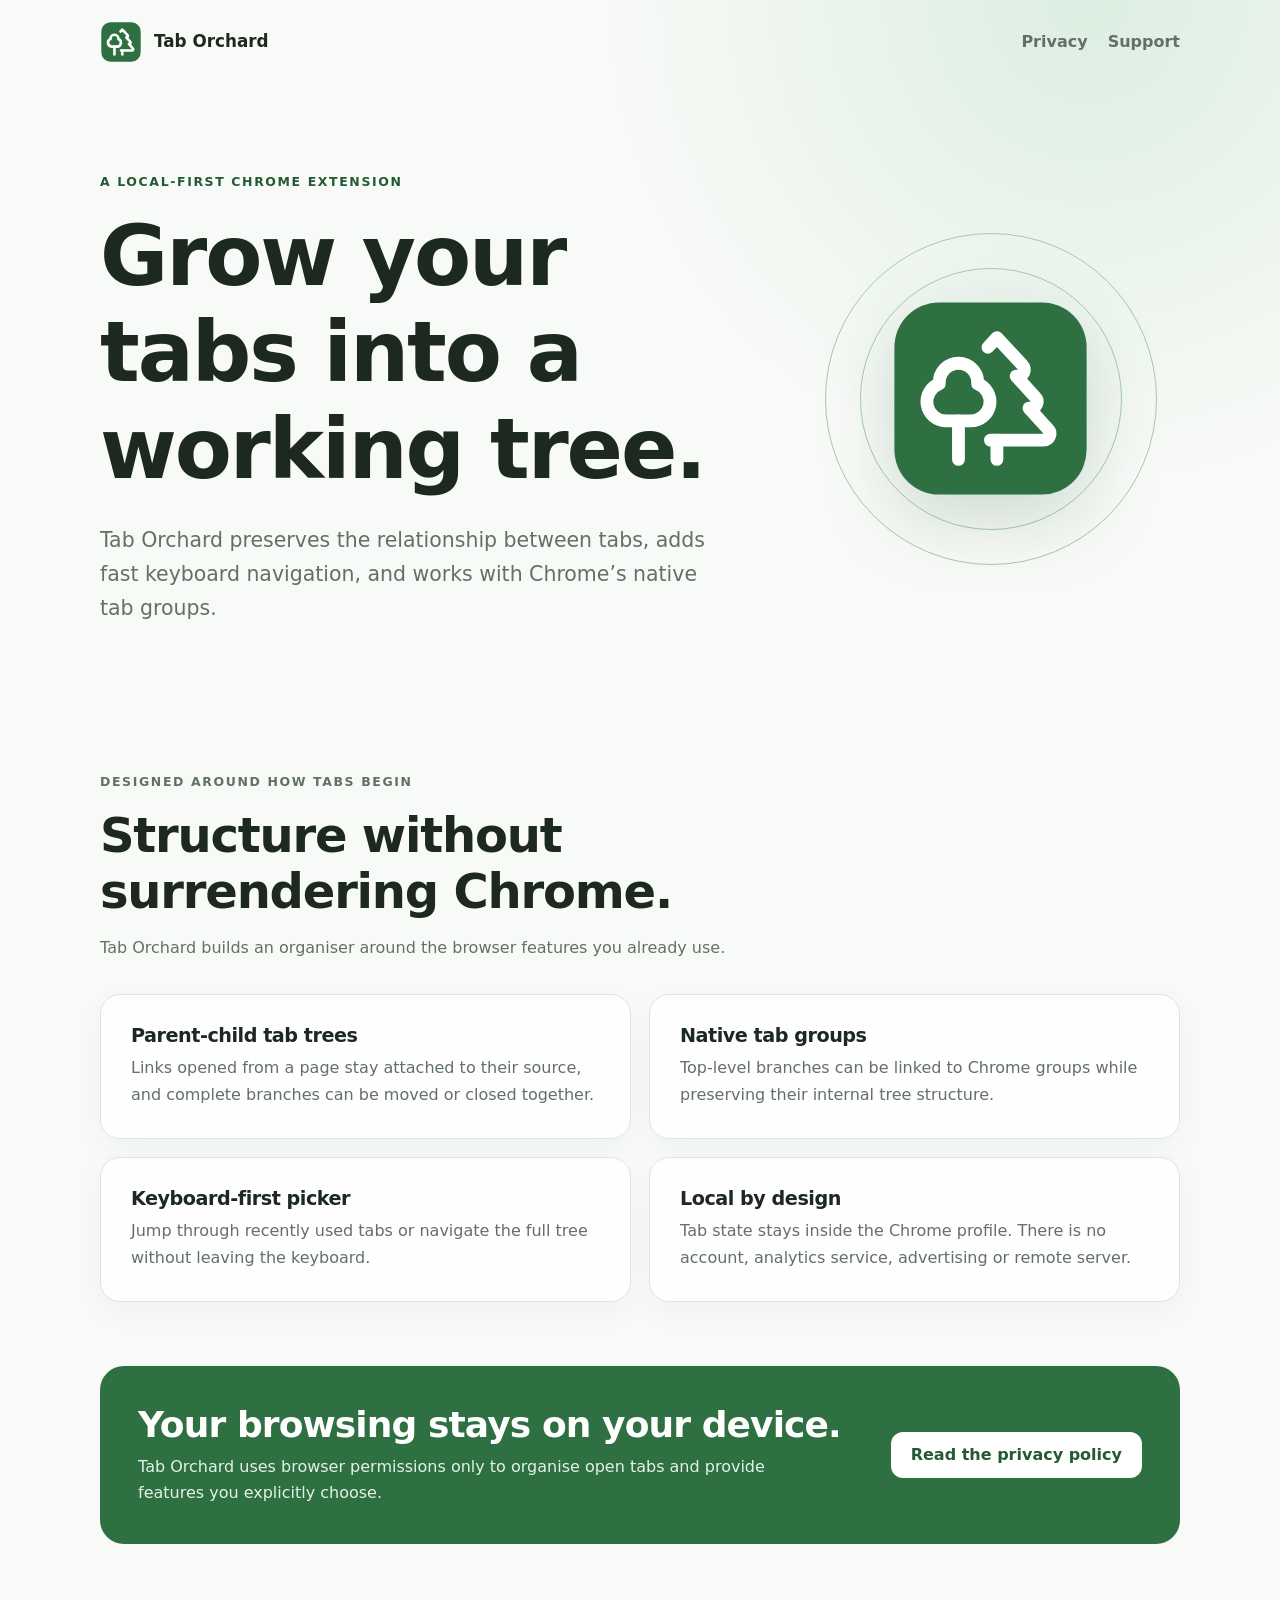
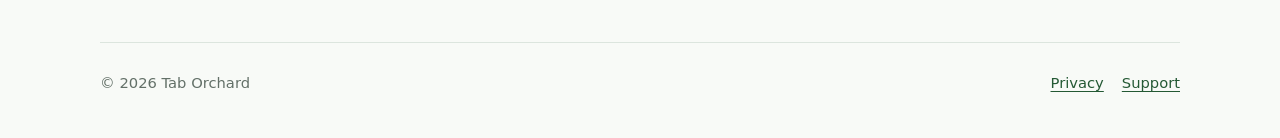
<file: index.html>
<!doctype html>
<html lang="en">
  <head>
    <meta charset="utf-8">
    <meta name="viewport" content="width=device-width, initial-scale=1">
    <meta name="description" content="Tab Orchard organises Chrome tabs into trees and works with native tab groups.">
    <title>Tab Orchard</title>
    <link rel="icon" href="logo.svg" type="image/svg+xml">
    <link rel="stylesheet" href="styles.css">
  </head>
  <body>
    <header class="site-header">
      <a class="brand" href="index.html" aria-label="Tab Orchard home">
        <img src="logo.svg" alt="">
        <span>Tab Orchard</span>
      </a>
      <nav aria-label="Primary navigation">
        <a href="privacy.html">Privacy</a>
        <a href="support.html">Support</a>
      </nav>
    </header>

    <main>
      <section class="container hero">
        <div>
          <p class="eyebrow">A local-first Chrome extension</p>
          <h1>Grow your tabs into a working tree.</h1>
          <p class="hero-copy">Tab Orchard preserves the relationship between tabs, adds fast keyboard navigation, and works with Chrome’s native tab groups.</p>
        </div>
        <div class="hero-mark" aria-hidden="true">
          <img src="logo.svg" alt="">
        </div>
      </section>

      <section class="container section" aria-labelledby="features-heading">
        <div class="section-heading">
          <p class="eyebrow">Designed around how tabs begin</p>
          <h2 id="features-heading">Structure without surrendering Chrome.</h2>
          <p>Tab Orchard builds an organiser around the browser features you already use.</p>
        </div>
        <div class="cards">
          <article class="card">
            <h3>Parent-child tab trees</h3>
            <p>Links opened from a page stay attached to their source, and complete branches can be moved or closed together.</p>
          </article>
          <article class="card">
            <h3>Native tab groups</h3>
            <p>Top-level branches can be linked to Chrome groups while preserving their internal tree structure.</p>
          </article>
          <article class="card">
            <h3>Keyboard-first picker</h3>
            <p>Jump through recently used tabs or navigate the full tree without leaving the keyboard.</p>
          </article>
          <article class="card">
            <h3>Local by design</h3>
            <p>Tab state stays inside the Chrome profile. There is no account, analytics service, advertising or remote server.</p>
          </article>
        </div>

        <div class="privacy-callout">
          <div>
            <h2>Your browsing stays on your device.</h2>
            <p>Tab Orchard uses browser permissions only to organise open tabs and provide features you explicitly choose.</p>
          </div>
          <a class="button" href="privacy.html">Read the privacy policy</a>
        </div>
      </section>
    </main>

    <footer class="site-footer">
      <span>© 2026 Tab Orchard</span>
      <div class="footer-links">
        <a href="privacy.html">Privacy</a>
        <a href="support.html">Support</a>
      </div>
    </footer>
  </body>
</html>
</file>
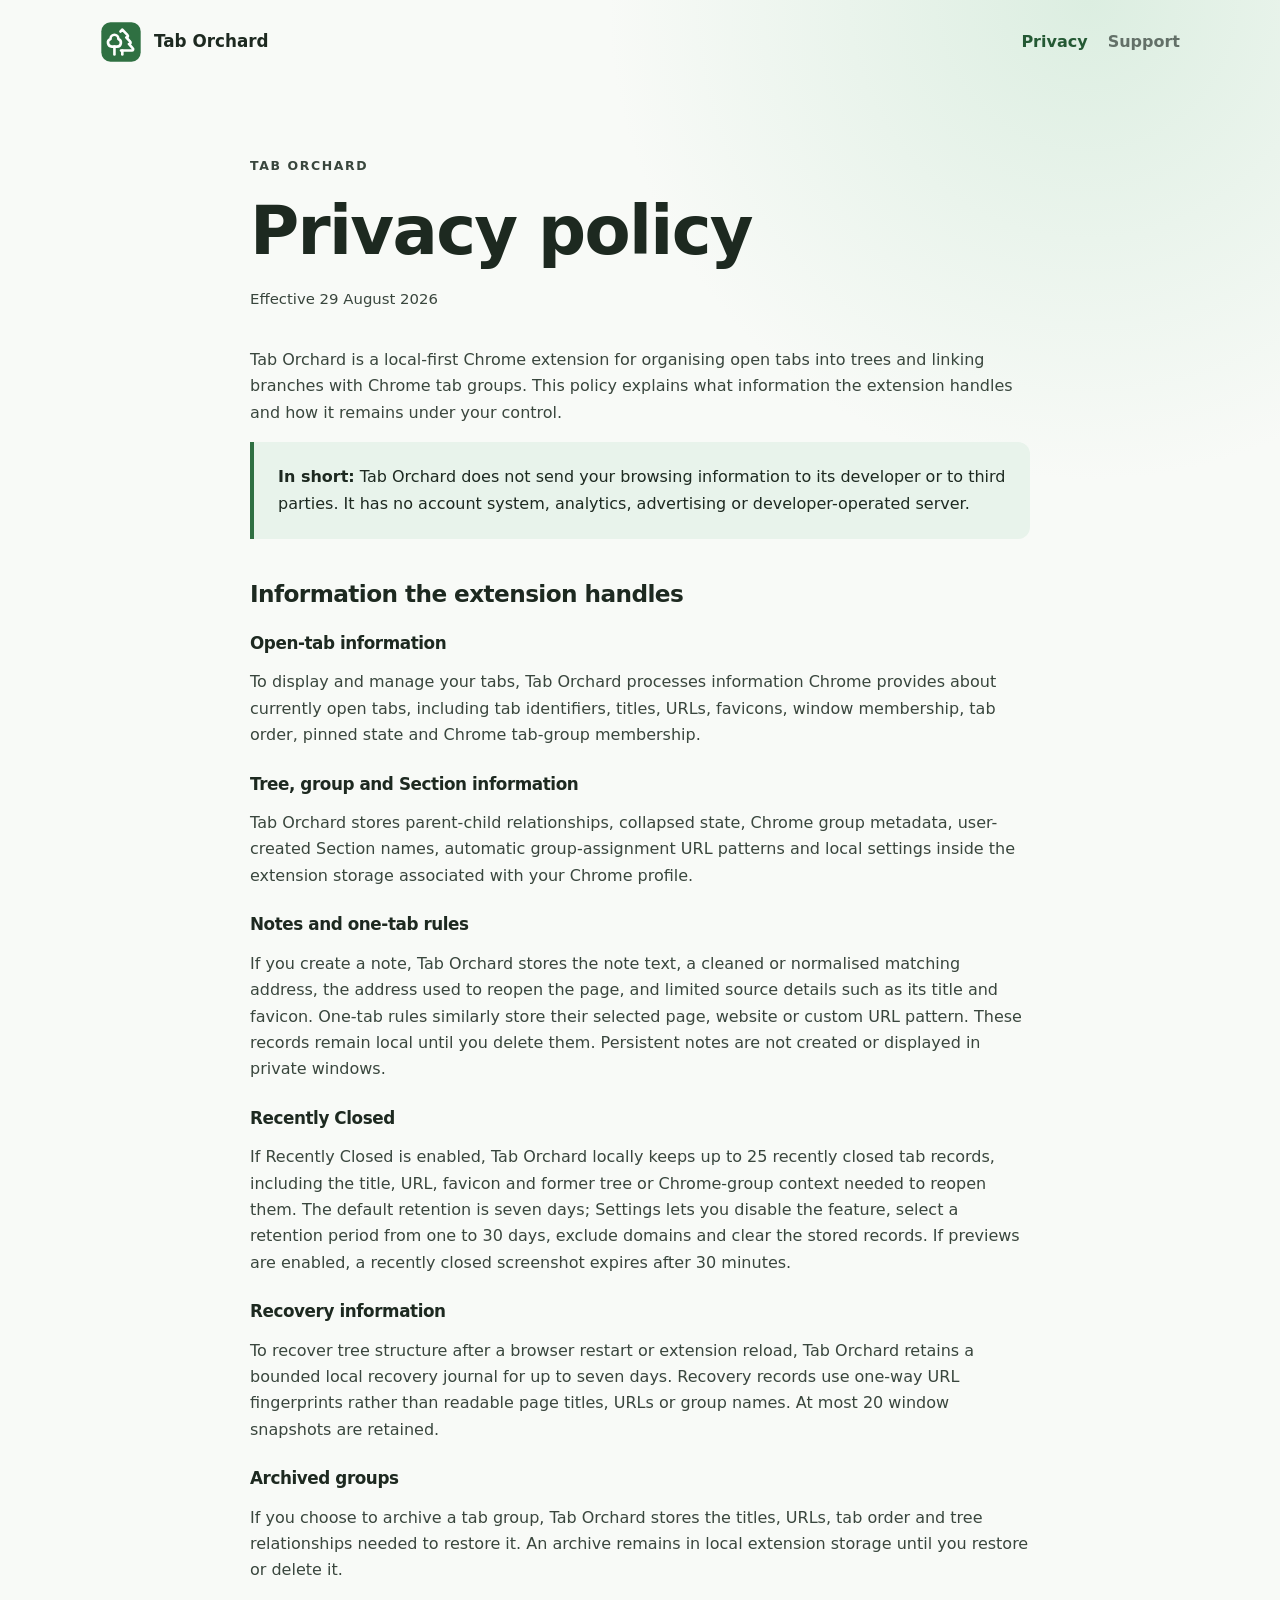
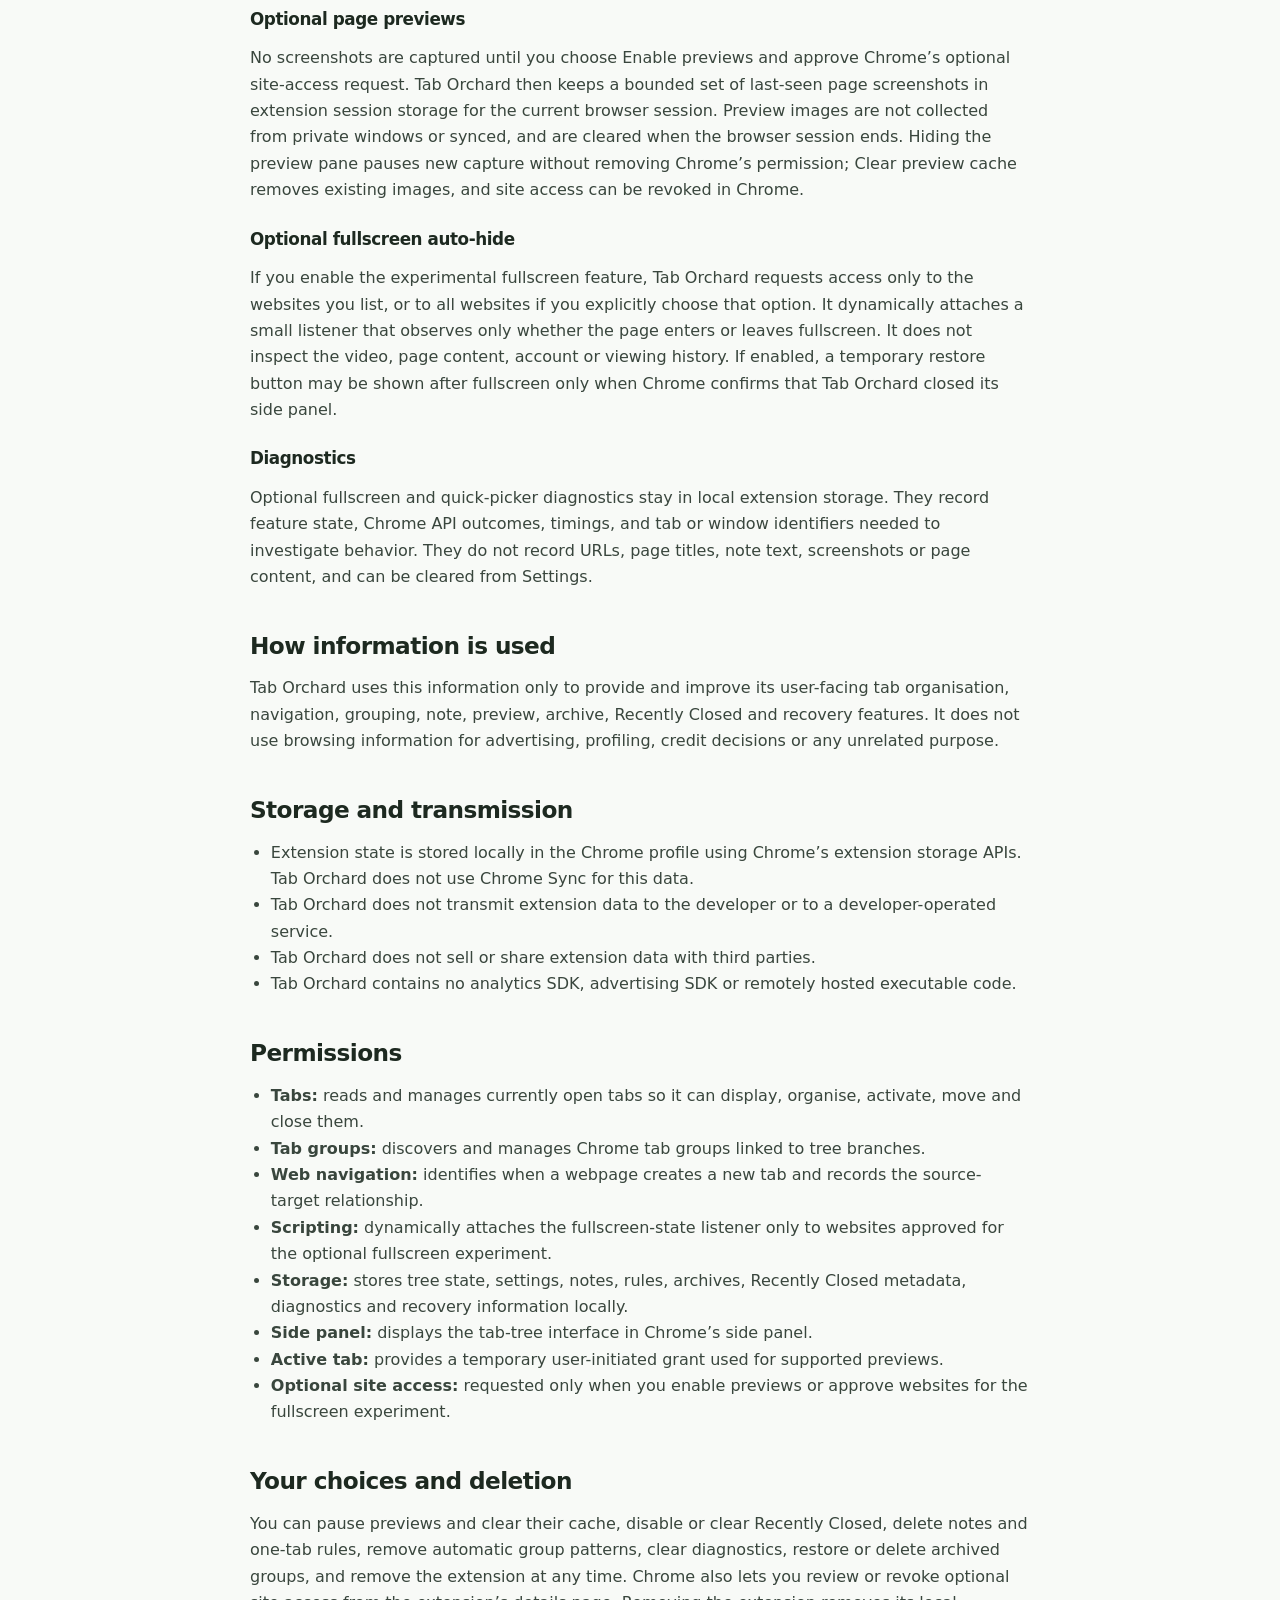
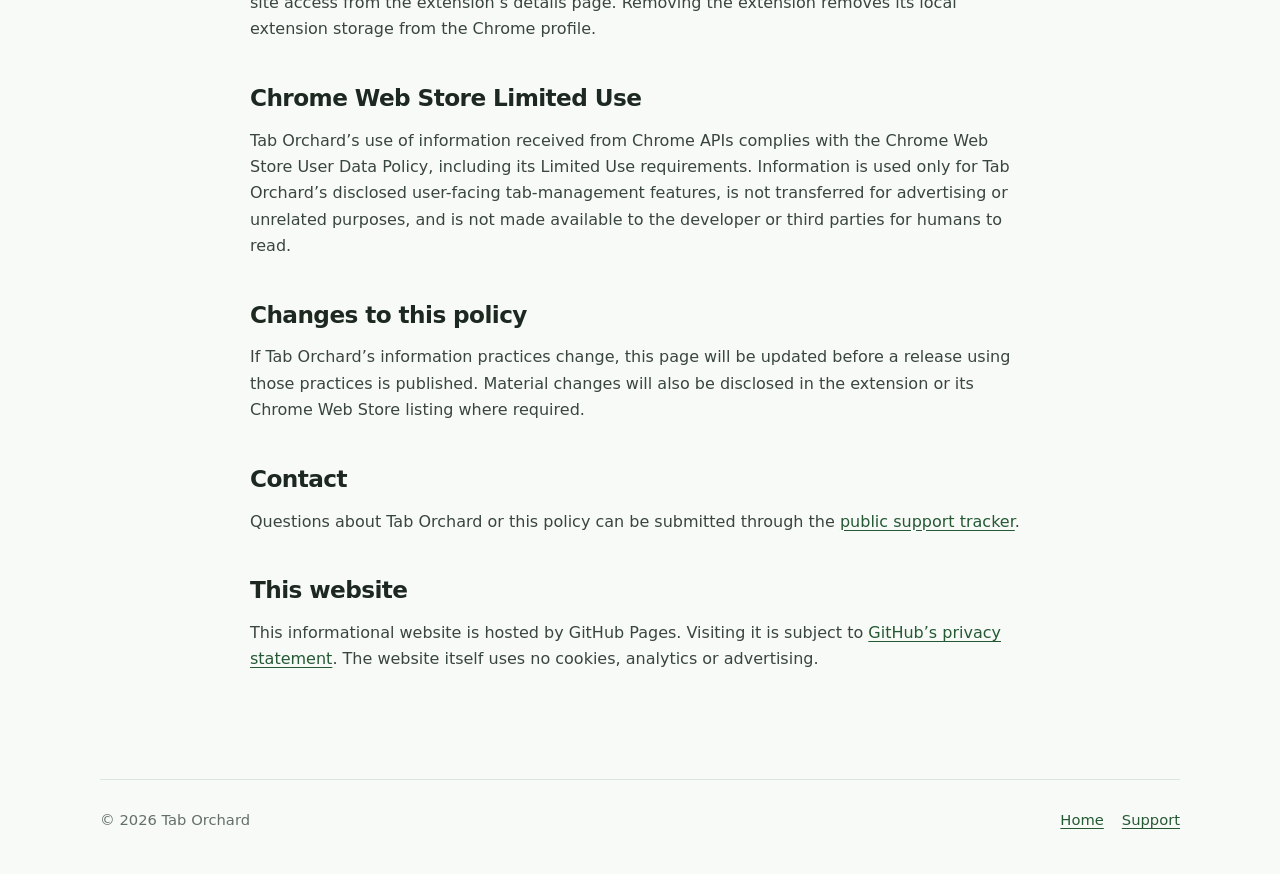
<file: privacy.html>
<!doctype html>
<html lang="en">
  <head>
    <meta charset="utf-8">
    <meta name="viewport" content="width=device-width, initial-scale=1">
    <meta name="description" content="Privacy policy for the Tab Orchard Chrome extension.">
    <title>Privacy policy · Tab Orchard</title>
    <link rel="icon" href="logo.svg" type="image/svg+xml">
    <link rel="stylesheet" href="styles.css">
  </head>
  <body>
    <header class="site-header">
      <a class="brand" href="index.html" aria-label="Tab Orchard home">
        <img src="logo.svg" alt="">
        <span>Tab Orchard</span>
      </a>
      <nav aria-label="Primary navigation">
        <a href="privacy.html" aria-current="page">Privacy</a>
        <a href="support.html">Support</a>
      </nav>
    </header>

    <main class="container policy">
      <p class="eyebrow">Tab Orchard</p>
      <h1>Privacy policy</h1>
      <p class="updated">Effective 29 August 2026</p>
      <p class="policy-intro">Tab Orchard is a local-first Chrome extension for organising open tabs into trees and linking branches with Chrome tab groups. This policy explains what information the extension handles and how it remains under your control.</p>

      <div class="note">
        <strong>In short:</strong> Tab Orchard does not send your browsing information to its developer or to third parties. It has no account system, analytics, advertising or developer-operated server.
      </div>

      <h2>Information the extension handles</h2>

      <h3>Open-tab information</h3>
      <p>To display and manage your tabs, Tab Orchard processes information Chrome provides about currently open tabs, including tab identifiers, titles, URLs, favicons, window membership, tab order, pinned state and Chrome tab-group membership.</p>

      <h3>Tree, group and Section information</h3>
      <p>Tab Orchard stores parent-child relationships, collapsed state, Chrome group metadata, user-created Section names, automatic group-assignment URL patterns and local settings inside the extension storage associated with your Chrome profile.</p>

      <h3>Notes and one-tab rules</h3>
      <p>If you create a note, Tab Orchard stores the note text, a cleaned or normalised matching address, the address used to reopen the page, and limited source details such as its title and favicon. One-tab rules similarly store their selected page, website or custom URL pattern. These records remain local until you delete them. Persistent notes are not created or displayed in private windows.</p>

      <h3>Recently Closed</h3>
      <p>If Recently Closed is enabled, Tab Orchard locally keeps up to 25 recently closed tab records, including the title, URL, favicon and former tree or Chrome-group context needed to reopen them. The default retention is seven days; Settings lets you disable the feature, select a retention period from one to 30 days, exclude domains and clear the stored records. If previews are enabled, a recently closed screenshot expires after 30 minutes.</p>

      <h3>Recovery information</h3>
      <p>To recover tree structure after a browser restart or extension reload, Tab Orchard retains a bounded local recovery journal for up to seven days. Recovery records use one-way URL fingerprints rather than readable page titles, URLs or group names. At most 20 window snapshots are retained.</p>

      <h3>Archived groups</h3>
      <p>If you choose to archive a tab group, Tab Orchard stores the titles, URLs, tab order and tree relationships needed to restore it. An archive remains in local extension storage until you restore or delete it.</p>

      <h3>Optional page previews</h3>
      <p>No screenshots are captured until you choose Enable previews and approve Chrome’s optional site-access request. Tab Orchard then keeps a bounded set of last-seen page screenshots in extension session storage for the current browser session. Preview images are not collected from private windows or synced, and are cleared when the browser session ends. Hiding the preview pane pauses new capture without removing Chrome’s permission; Clear preview cache removes existing images, and site access can be revoked in Chrome.</p>

      <h3>Optional fullscreen auto-hide</h3>
      <p>If you enable the experimental fullscreen feature, Tab Orchard requests access only to the websites you list, or to all websites if you explicitly choose that option. It dynamically attaches a small listener that observes only whether the page enters or leaves fullscreen. It does not inspect the video, page content, account or viewing history. If enabled, a temporary restore button may be shown after fullscreen only when Chrome confirms that Tab Orchard closed its side panel.</p>

      <h3>Diagnostics</h3>
      <p>Optional fullscreen and quick-picker diagnostics stay in local extension storage. They record feature state, Chrome API outcomes, timings, and tab or window identifiers needed to investigate behavior. They do not record URLs, page titles, note text, screenshots or page content, and can be cleared from Settings.</p>

      <h2>How information is used</h2>
      <p>Tab Orchard uses this information only to provide and improve its user-facing tab organisation, navigation, grouping, note, preview, archive, Recently Closed and recovery features. It does not use browsing information for advertising, profiling, credit decisions or any unrelated purpose.</p>

      <h2>Storage and transmission</h2>
      <ul>
        <li>Extension state is stored locally in the Chrome profile using Chrome’s extension storage APIs. Tab Orchard does not use Chrome Sync for this data.</li>
        <li>Tab Orchard does not transmit extension data to the developer or to a developer-operated service.</li>
        <li>Tab Orchard does not sell or share extension data with third parties.</li>
        <li>Tab Orchard contains no analytics SDK, advertising SDK or remotely hosted executable code.</li>
      </ul>

      <h2>Permissions</h2>
      <ul>
        <li><strong>Tabs:</strong> reads and manages currently open tabs so it can display, organise, activate, move and close them.</li>
        <li><strong>Tab groups:</strong> discovers and manages Chrome tab groups linked to tree branches.</li>
        <li><strong>Web navigation:</strong> identifies when a webpage creates a new tab and records the source-target relationship.</li>
        <li><strong>Scripting:</strong> dynamically attaches the fullscreen-state listener only to websites approved for the optional fullscreen experiment.</li>
        <li><strong>Storage:</strong> stores tree state, settings, notes, rules, archives, Recently Closed metadata, diagnostics and recovery information locally.</li>
        <li><strong>Side panel:</strong> displays the tab-tree interface in Chrome’s side panel.</li>
        <li><strong>Active tab:</strong> provides a temporary user-initiated grant used for supported previews.</li>
        <li><strong>Optional site access:</strong> requested only when you enable previews or approve websites for the fullscreen experiment.</li>
      </ul>

      <h2>Your choices and deletion</h2>
      <p>You can pause previews and clear their cache, disable or clear Recently Closed, delete notes and one-tab rules, remove automatic group patterns, clear diagnostics, restore or delete archived groups, and remove the extension at any time. Chrome also lets you review or revoke optional site access from the extension’s details page. Removing the extension removes its local extension storage from the Chrome profile.</p>

      <h2>Chrome Web Store Limited Use</h2>
      <p>Tab Orchard’s use of information received from Chrome APIs complies with the Chrome Web Store User Data Policy, including its Limited Use requirements. Information is used only for Tab Orchard’s disclosed user-facing tab-management features, is not transferred for advertising or unrelated purposes, and is not made available to the developer or third parties for humans to read.</p>

      <h2>Changes to this policy</h2>
      <p>If Tab Orchard’s information practices change, this page will be updated before a release using those practices is published. Material changes will also be disclosed in the extension or its Chrome Web Store listing where required.</p>

      <h2>Contact</h2>
      <p>Questions about Tab Orchard or this policy can be submitted through the <a href="https://github.com/LukeDefeo/tab-orchard/issues">public support tracker</a>.</p>

      <h2>This website</h2>
      <p>This informational website is hosted by GitHub Pages. Visiting it is subject to <a href="https://docs.github.com/en/site-policy/privacy-policies/github-general-privacy-statement">GitHub’s privacy statement</a>. The website itself uses no cookies, analytics or advertising.</p>
    </main>

    <footer class="site-footer">
      <span>© 2026 Tab Orchard</span>
      <div class="footer-links">
        <a href="index.html">Home</a>
        <a href="support.html">Support</a>
      </div>
    </footer>
  </body>
</html>
</file>
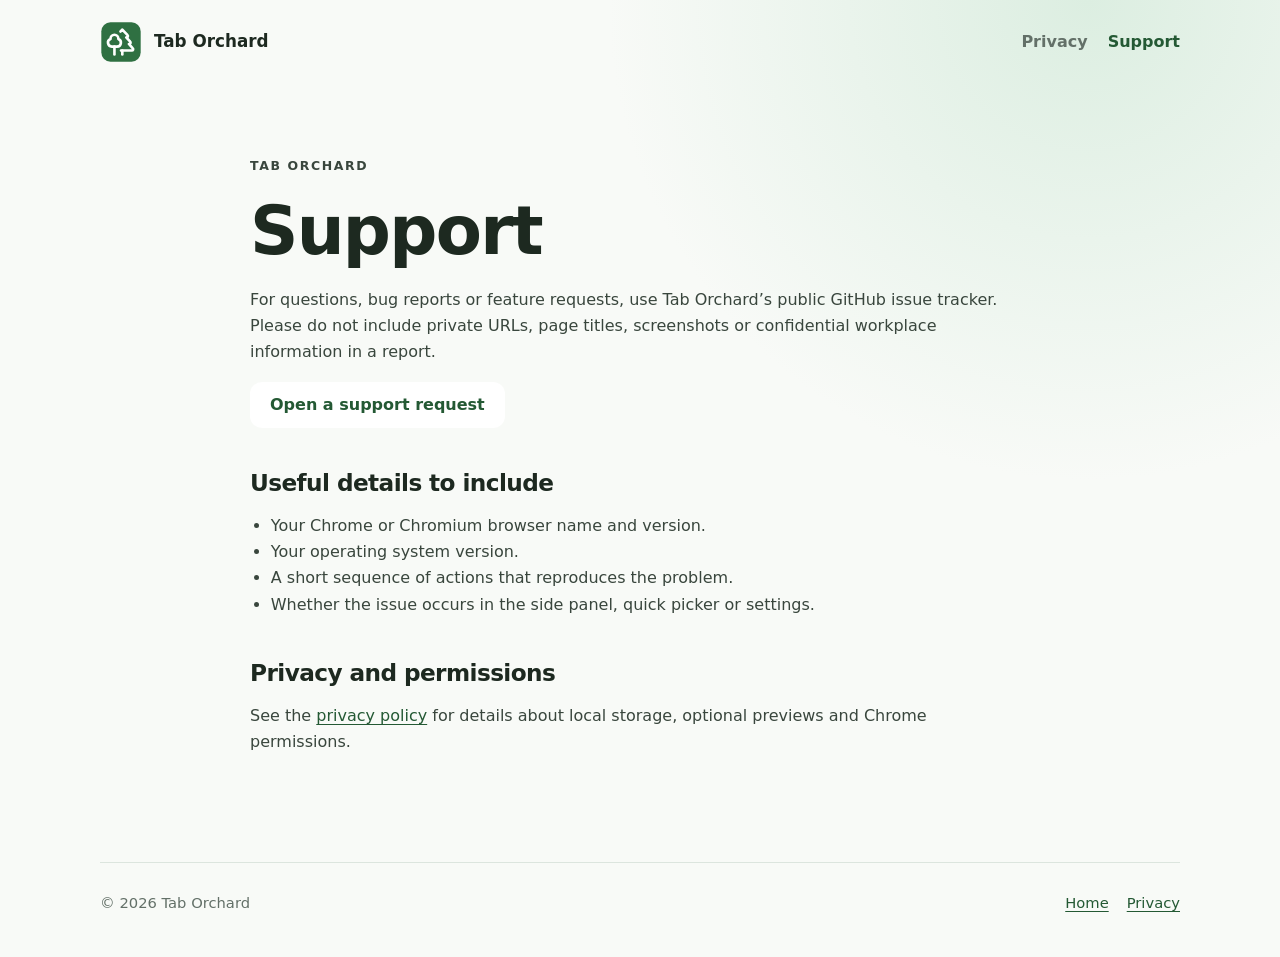
<file: support.html>
<!doctype html>
<html lang="en">
  <head>
    <meta charset="utf-8">
    <meta name="viewport" content="width=device-width, initial-scale=1">
    <meta name="description" content="Help and support for the Tab Orchard Chrome extension.">
    <title>Support · Tab Orchard</title>
    <link rel="icon" href="logo.svg" type="image/svg+xml">
    <link rel="stylesheet" href="styles.css">
  </head>
  <body>
    <header class="site-header">
      <a class="brand" href="index.html" aria-label="Tab Orchard home">
        <img src="logo.svg" alt="">
        <span>Tab Orchard</span>
      </a>
      <nav aria-label="Primary navigation">
        <a href="privacy.html">Privacy</a>
        <a href="support.html" aria-current="page">Support</a>
      </nav>
    </header>

    <main class="container support">
      <p class="eyebrow">Tab Orchard</p>
      <h1>Support</h1>
      <p class="support-copy">For questions, bug reports or feature requests, use Tab Orchard’s public GitHub issue tracker. Please do not include private URLs, page titles, screenshots or confidential workplace information in a report.</p>

      <p><a class="button" href="https://github.com/LukeDefeo/tab-orchard/issues/new">Open a support request</a></p>

      <h2>Useful details to include</h2>
      <ul>
        <li>Your Chrome or Chromium browser name and version.</li>
        <li>Your operating system version.</li>
        <li>A short sequence of actions that reproduces the problem.</li>
        <li>Whether the issue occurs in the side panel, quick picker or settings.</li>
      </ul>

      <h2>Privacy and permissions</h2>
      <p>See the <a href="privacy.html">privacy policy</a> for details about local storage, optional previews and Chrome permissions.</p>
    </main>

    <footer class="site-footer">
      <span>© 2026 Tab Orchard</span>
      <div class="footer-links">
        <a href="index.html">Home</a>
        <a href="privacy.html">Privacy</a>
      </div>
    </footer>
  </body>
</html>
</file>
<file: styles.css>
:root {
  color-scheme: light;
  --ink: #1d2920;
  --muted: #637068;
  --green: #2f7042;
  --green-dark: #245934;
  --green-soft: #e8f3eb;
  --cream: #f8faf7;
  --line: #dce5de;
  --white: #ffffff;
  font-family: Inter, ui-sans-serif, system-ui, -apple-system, BlinkMacSystemFont, "Segoe UI", sans-serif;
}

* {
  box-sizing: border-box;
}

body {
  margin: 0;
  color: var(--ink);
  background:
    radial-gradient(circle at 85% 0%, #dceee1 0, transparent 30rem),
    var(--cream);
  font-size: 16px;
  line-height: 1.65;
}

a {
  color: var(--green-dark);
  text-underline-offset: 0.18em;
}

a:hover {
  color: var(--green);
}

.site-header,
.site-footer,
.container {
  width: min(1080px, calc(100% - 40px));
  margin-inline: auto;
}

.site-header {
  min-height: 84px;
  display: flex;
  align-items: center;
  justify-content: space-between;
  gap: 24px;
}

.brand {
  display: inline-flex;
  align-items: center;
  gap: 12px;
  color: var(--ink);
  font-size: 1.05rem;
  font-weight: 760;
  text-decoration: none;
}

.brand img {
  width: 42px;
  height: 42px;
}

nav {
  display: flex;
  flex-wrap: wrap;
  gap: 20px;
}

nav a {
  color: var(--muted);
  font-weight: 650;
  text-decoration: none;
}

nav a[aria-current="page"] {
  color: var(--green-dark);
}

.hero {
  padding: 88px 0 78px;
  display: grid;
  grid-template-columns: minmax(0, 1.25fr) minmax(280px, 0.75fr);
  gap: 70px;
  align-items: center;
}

.eyebrow {
  margin: 0 0 16px;
  color: var(--green-dark);
  font-size: 0.78rem;
  font-weight: 800;
  letter-spacing: 0.13em;
  text-transform: uppercase;
}

h1,
h2,
h3 {
  line-height: 1.16;
  letter-spacing: -0.025em;
}

h1 {
  max-width: 760px;
  margin: 0;
  font-size: clamp(2.65rem, 6.5vw, 5.5rem);
}

.hero-copy {
  max-width: 670px;
  margin: 26px 0 0;
  color: var(--muted);
  font-size: clamp(1.08rem, 2vw, 1.28rem);
}

.hero-mark {
  position: relative;
  min-height: 350px;
  display: grid;
  place-items: center;
}

.hero-mark::before,
.hero-mark::after {
  position: absolute;
  content: "";
  border: 1px solid #a9c8b1;
  border-radius: 50%;
}

.hero-mark::before {
  width: 330px;
  height: 330px;
}

.hero-mark::after {
  width: 260px;
  height: 260px;
}

.hero-mark img {
  position: relative;
  z-index: 1;
  width: 205px;
  height: 205px;
  filter: drop-shadow(0 24px 35px rgb(36 89 52 / 0.2));
}

.section {
  padding: 68px 0;
}

.section-heading {
  max-width: 700px;
  margin-bottom: 32px;
}

.section h2 {
  margin: 0 0 12px;
  font-size: clamp(2rem, 4vw, 3rem);
}

.section-heading p,
.card p,
.policy-intro,
.support-copy {
  color: var(--muted);
}

.cards {
  display: grid;
  grid-template-columns: repeat(2, minmax(0, 1fr));
  gap: 18px;
}

.card {
  padding: 30px;
  border: 1px solid var(--line);
  border-radius: 20px;
  background: rgb(255 255 255 / 0.78);
  box-shadow: 0 10px 30px rgb(29 41 32 / 0.035);
}

.card h3 {
  margin: 0 0 8px;
  font-size: 1.2rem;
}

.card p {
  margin: 0;
}

.privacy-callout {
  margin: 64px 0 30px;
  padding: 38px;
  display: flex;
  align-items: center;
  justify-content: space-between;
  gap: 28px;
  border-radius: 24px;
  color: var(--white);
  background: var(--green);
}

.privacy-callout h2 {
  margin: 0 0 8px;
  font-size: clamp(1.6rem, 3vw, 2.25rem);
}

.privacy-callout p {
  max-width: 650px;
  margin: 0;
  color: #e3f2e7;
}

.button {
  flex: none;
  display: inline-flex;
  align-items: center;
  justify-content: center;
  min-height: 46px;
  padding: 0 20px;
  border-radius: 12px;
  color: var(--green-dark);
  background: var(--white);
  font-weight: 760;
  text-decoration: none;
}

.policy,
.support {
  max-width: 780px;
  padding: 72px 0 90px;
}

.policy h1,
.support h1 {
  margin-bottom: 16px;
  font-size: clamp(2.5rem, 6vw, 4.2rem);
}

.updated {
  margin: 0 0 36px;
  color: var(--muted);
  font-size: 0.93rem;
}

.policy h2,
.support h2 {
  margin: 42px 0 12px;
  font-size: 1.45rem;
}

.policy h3 {
  margin: 26px 0 6px;
  font-size: 1.05rem;
}

.policy p,
.policy li,
.support p,
.support li {
  color: #39463d;
}

.policy ul,
.support ul {
  padding-left: 1.3rem;
}

.note {
  padding: 22px 24px;
  border-left: 4px solid var(--green);
  border-radius: 0 12px 12px 0;
  background: var(--green-soft);
}

.site-footer {
  padding: 28px 0 42px;
  display: flex;
  justify-content: space-between;
  gap: 24px;
  border-top: 1px solid var(--line);
  color: var(--muted);
  font-size: 0.92rem;
}

.footer-links {
  display: flex;
  gap: 18px;
}

@media (max-width: 760px) {
  .site-header {
    padding: 18px 0;
    align-items: flex-start;
  }

  nav {
    justify-content: flex-end;
    gap: 12px;
  }

  .hero {
    padding: 62px 0 48px;
    grid-template-columns: 1fr;
    gap: 24px;
  }

  .hero-mark {
    min-height: 270px;
  }

  .hero-mark::before {
    width: 260px;
    height: 260px;
  }

  .hero-mark::after {
    width: 205px;
    height: 205px;
  }

  .hero-mark img {
    width: 160px;
    height: 160px;
  }

  .cards {
    grid-template-columns: 1fr;
  }

  .privacy-callout,
  .site-footer {
    align-items: flex-start;
    flex-direction: column;
  }
}
</file>
